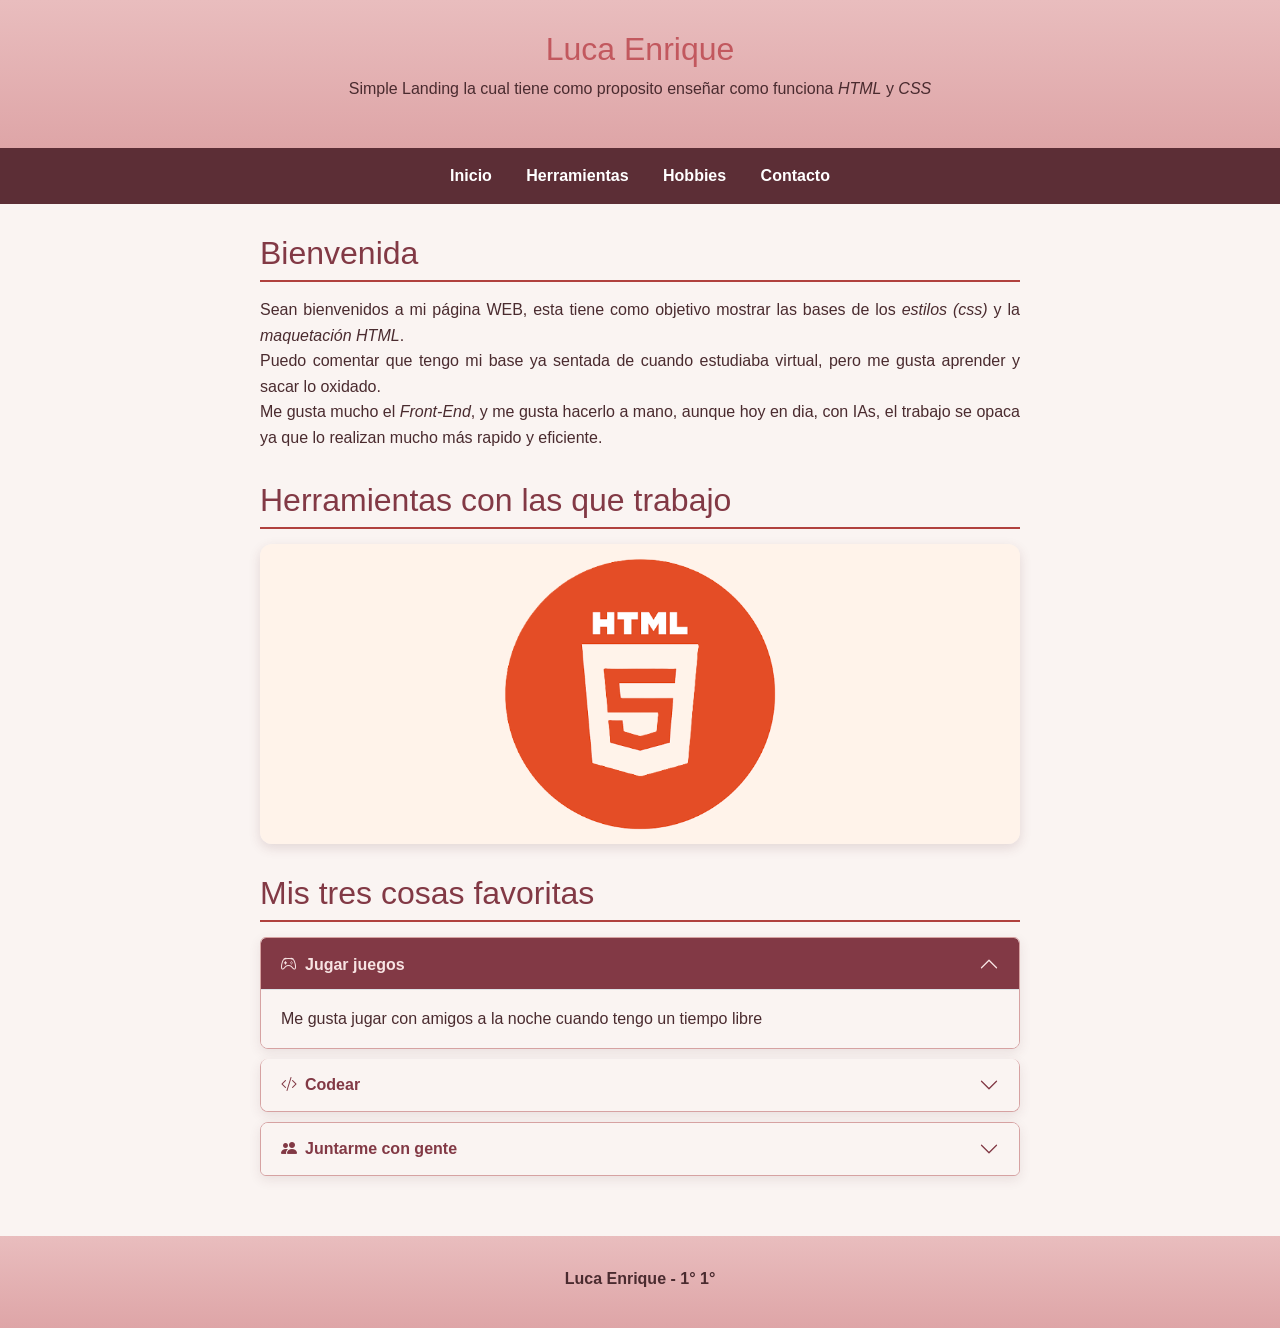
<file: Fundamentos Web/Maquetación Web/actividad_base_alumno.html>
<!DOCTYPE html>
<html lang="es-AR">
<head>
  <meta charset="UTF-8">
  <meta name="viewport" content="width=device-width, initial-scale=1.0">
  <title>Luca Enrique - LANDING</title>
  <link rel="stylesheet" href="https://cdn.jsdelivr.net/npm/bootstrap-icons@1.11.3/font/bootstrap-icons.min.css">
  <link rel="stylesheet" href="https://cdn.jsdelivr.net/npm/bootstrap@5.3.3/dist/css/bootstrap.min.css">
  <style>
    /* ============================================================
       HOJA DE ESTILOS — Acá van tus modificaciones
       Buscá los comentarios que dicen "COMPLETAR" y "TU TURNO"
       ============================================================ */

    /* --- Estilos generales (ya resueltos, no hace falta tocar) --- */
    * { margin: 0; padding: 0; box-sizing: border-box; }
    body {
      font-family: Arial, sans-serif;
      line-height: 1.6;
      color: #4A2B2F;
      background-color: #FAF4F2;
    }

    /* --- CABECERA (header) --- */
    header {
      background: linear-gradient(180deg, #E9BDBE, #DEA5A7);
      color: white;
      padding: 30px 20px;
      text-align: center;
    }

    header h1 {
      font-size: 32px;
      color: #C2585E;
    }

    header p {
      color: #4A2B2F;
    }

    /* --- MENÚ DE NAVEGACIÓN --- */
    /* Este bloque da estilo al menú de navegación. */
    nav {
      background-color: #5C2E36;
      padding: 15px;
      text-align: center;
    }

    nav a {
      color: white;
      text-decoration: none;
      margin: 0 15px;
      font-weight: bold;
      transition: color 0.3s ease-in-out;
    }
    /* HOVER cambia el color del enlace cuando paso el mouse por encima. */
    nav a:hover {
      color: #F0C7C7;
    }

    /* --- CONTENIDO PRINCIPAL --- */
    main {
      padding: 30px 20px;
      max-width: 800px;
      margin: 0 auto;   /* esto centra el contenido */
    }
    section {
      margin-bottom: 30px;
    }

    #inicio p {
      text-align: justify;
    }

    /* --- CARRUSEL --- */
    .carousel {
      margin-bottom: 30px;
      border-radius: 12px;
      overflow: hidden;
      box-shadow: 0 4px 12px rgba(92, 46, 54, 0.15);
    }

    .carousel-item img {
      height: 300px;
      object-fit: contain;
      background-color: transparent;
    }

    .carousel-item:nth-child(1) img { background-color: #FFF3EA; }
    .carousel-item:nth-child(2) img { background-color: #EAF2FB; }
    .carousel-item:nth-child(3) img { background-color: #E4D3F6; }

    main section > h2 {
      color: #823945;
      border-bottom: 2px solid #B0413E;
      padding-bottom: 8px;
      margin-bottom: 15px;
    }

    /* --- ACCORDION --- */
    .accordion {
      --bs-accordion-btn-icon: url("data:image/svg+xml,%3csvg xmlns='http://www.w3.org/2000/svg' viewBox='0 0 16 16' fill='%23823945'%3e%3cpath fill-rule='evenodd' d='M1.646 4.646a.5.5 0 0 1 .708 0L8 10.293l5.646-5.647a.5.5 0 0 1 .708.708l-6 6a.5.5 0 0 1-.708 0l-6-6a.5.5 0 0 1 0-.708z'/%3e%3c/svg%3e");
      --bs-accordion-btn-active-icon: url("data:image/svg+xml,%3csvg xmlns='http://www.w3.org/2000/svg' viewBox='0 0 16 16' fill='%23F7E3E3'%3e%3cpath fill-rule='evenodd' d='M1.646 4.646a.5.5 0 0 1 .708 0L8 10.293l5.646-5.647a.5.5 0 0 1 .708.708l-6 6a.5.5 0 0 1-.708 0l-6-6a.5.5 0 0 1 0-.708z'/%3e%3c/svg%3e");
    }

    .accordion-item,
    .accordion-item:first-of-type,
    .accordion-item:last-of-type {
      border: 1px solid #D6A2A2;
    }

    .accordion-item {
      margin-bottom: 10px;
      border-radius: 8px;
      overflow: hidden;
      box-shadow: 0 4px 12px rgba(92, 46, 54, 0.10);
    }

    .accordion-item:last-child {
      margin-bottom: 0;
    }

    .accordion-header {
      margin-bottom: 0;
      padding-bottom: 0;
      border-bottom: 0;
      background-color: transparent;
    }

    .accordion-button {
      color: #823945;
      background-color: #FAF4F2;
      font-weight: bold;
    }
    .accordion-button:not(.collapsed) {
      color: #F7E3E3;
      background-color: #823945;
    }
    .accordion-button:focus {
      box-shadow: 0 0 0 3px rgba(194, 88, 94, 0.35);
    }
    .accordion-body {
      background-color: #FAF4F2;
      color: #4A2B2F;
    }

    /* --- PIE DE PÁGINA (footer) --- */
    footer {
      background: linear-gradient(180deg, #E9BDBE, #DEA5A7);
      color: white;
      text-align: center;
      padding-top: 30px;    /* Le doy un espacio solo arriba */
      padding-bottom: 20px;
    }

    footer p {
      color: #4A2B2F;
    }

    /* RESPONSIVE: max-width y width permiten que el contenido se adapte a ventanas pequeñas. */
  </style>
</head>
<body>

  <!-- ============================================================
       ESTRUCTURA HTML — Acá va el contenido de tu página
       ============================================================ -->

  <header>
    <h1>Luca Enrique</h1>
    <p>Simple Landing la cual tiene como proposito enseñar como funciona <em>HTML</em> y <em>CSS</em></p>
  </header>

  <nav>
    <a href="#inicio">Inicio</a>
    <a href="#herramientas">Herramientas</a>
    <a href="#sobre">Hobbies</a>
    <a href="#contacto">Contacto</a>
  </nav>

  <!-- main contiene el contenido principal y lo centra con CSS. -->
  <main>
    <section id="inicio">
      <h2>Bienvenida</h2>
      <p>Sean bienvenidos a mi página WEB, esta tiene como objetivo mostrar las bases de los <em>estilos (css)</em> y la <em>maquetación HTML</em>.<br>
        Puedo comentar que tengo mi base ya sentada de cuando estudiaba virtual, pero me gusta aprender y sacar lo oxidado.<br>
        Me gusta mucho el <em>Front-End</em>, y me gusta hacerlo a mano, aunque hoy en dia, con IAs, el trabajo se opaca ya que lo realizan mucho más rapido y eficiente.
      </p>
    </section>

    <!-- Esta sección agrega contenido propio: un carrusel de herramientas. -->
    <section id="herramientas">
      <h2>Herramientas con las que trabajo</h2>
    <div id="carouselExampleSlidesOnly" class="carousel slide" data-bs-ride="carousel">
      <div class="carousel-inner">
        <div class="carousel-item active">
          <img src="img/html.png" class="d-block w-100" alt="HTML">
        </div>
        <div class="carousel-item">
          <img src="img/css.png" class="d-block w-100" alt="CSS">
        </div>
        <div class="carousel-item">
          <img src="img/bootstrap.png" class="d-block w-100" alt="Bootstrap">
        </div>
      </div>
    </div>
    </section>

    <!-- Esta sección contiene las tres cosas favoritas mediante un acordeón. -->
    <section id="sobre">
      <h2>Mis tres cosas favoritas</h2>
      <div class="accordion" id="accordionSobre">
        <div class="accordion-item">
          <h2 class="accordion-header">
            <button class="accordion-button" type="button" data-bs-toggle="collapse" data-bs-target="#collapseJugar" aria-expanded="true" aria-controls="collapseJugar">
              <i class="bi bi-controller me-2"></i> Jugar juegos
            </button>
          </h2>
          <div id="collapseJugar" class="accordion-collapse collapse show" data-bs-parent="#accordionSobre">
            <div class="accordion-body">Me gusta jugar con amigos a la noche cuando tengo un tiempo libre</div>
          </div>
        </div>

        <div class="accordion-item">
          <h2 class="accordion-header">
            <button class="accordion-button collapsed" type="button" data-bs-toggle="collapse" data-bs-target="#collapseCodear" aria-expanded="false" aria-controls="collapseCodear">
              <i class="bi bi-code-slash me-2"></i> Codear
            </button>
          </h2>
          <div id="collapseCodear" class="accordion-collapse collapse" data-bs-parent="#accordionSobre">
            <div class="accordion-body">En mi tiempo libre me la paso estudiando formas de resolver problemas, y cuando se me ocurre algo creo un proyecto</div>
          </div>
        </div>

        <div class="accordion-item">
          <h2 class="accordion-header">
            <button class="accordion-button collapsed" type="button" data-bs-toggle="collapse" data-bs-target="#collapseGente" aria-expanded="false" aria-controls="collapseGente">
              <i class="bi bi-people-fill me-2"></i> Juntarme con gente
            </button>
          </h2>
          <div id="collapseGente" class="accordion-collapse collapse" data-bs-parent="#accordionSobre">
            <div class="accordion-body">Me gusta mucho pasar tiempo con personas cercanas a mi, como mi novia, mi mejor amigo, mis amigos y mi familia</div>
          </div>
        </div>
      </div>
    </section>

  </main>

  <!-- El footer agrega el pie de página con nombre y curso. -->
  <footer id="contacto">
    <p><strong>Luca Enrique - 1° 1°</strong></p>
  </footer>

  <script src="https://cdn.jsdelivr.net/npm/bootstrap@5.3.3/dist/js/bootstrap.bundle.min.js"></script>
</body>
</html>
</file>
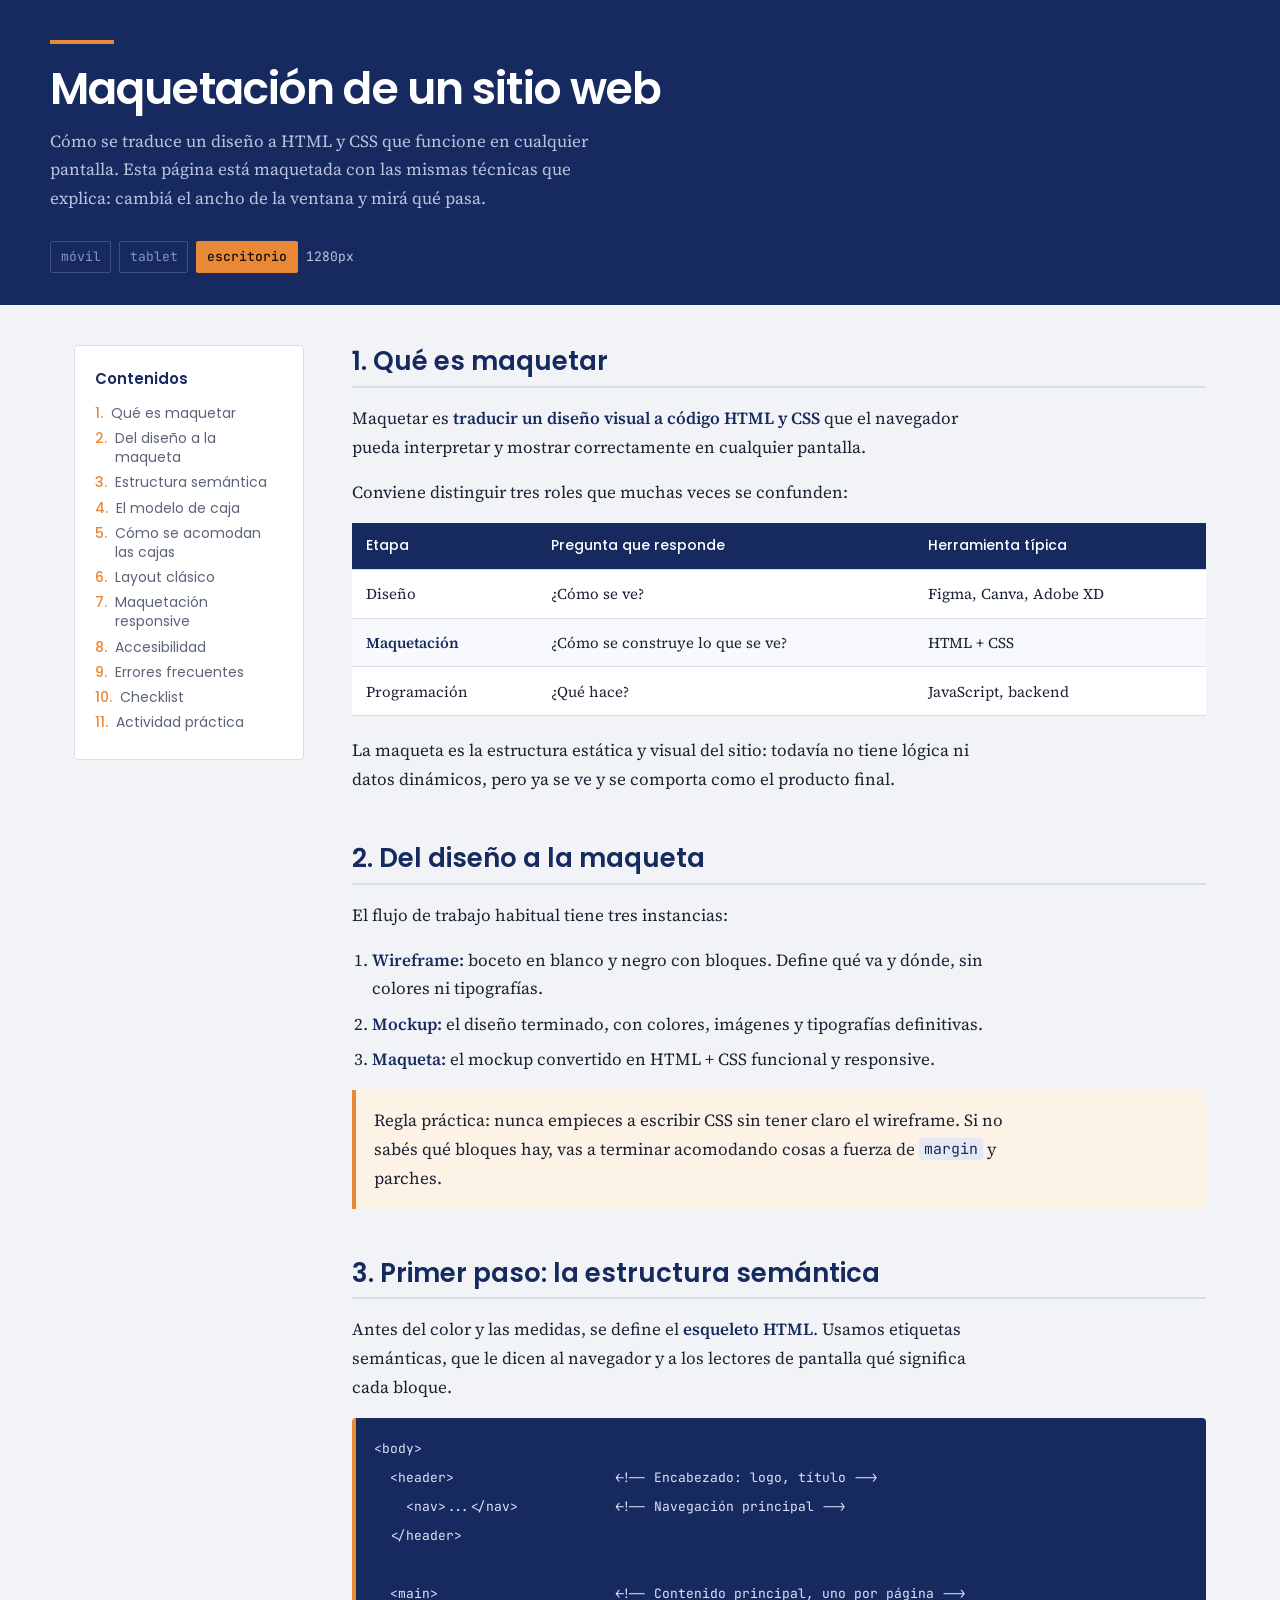
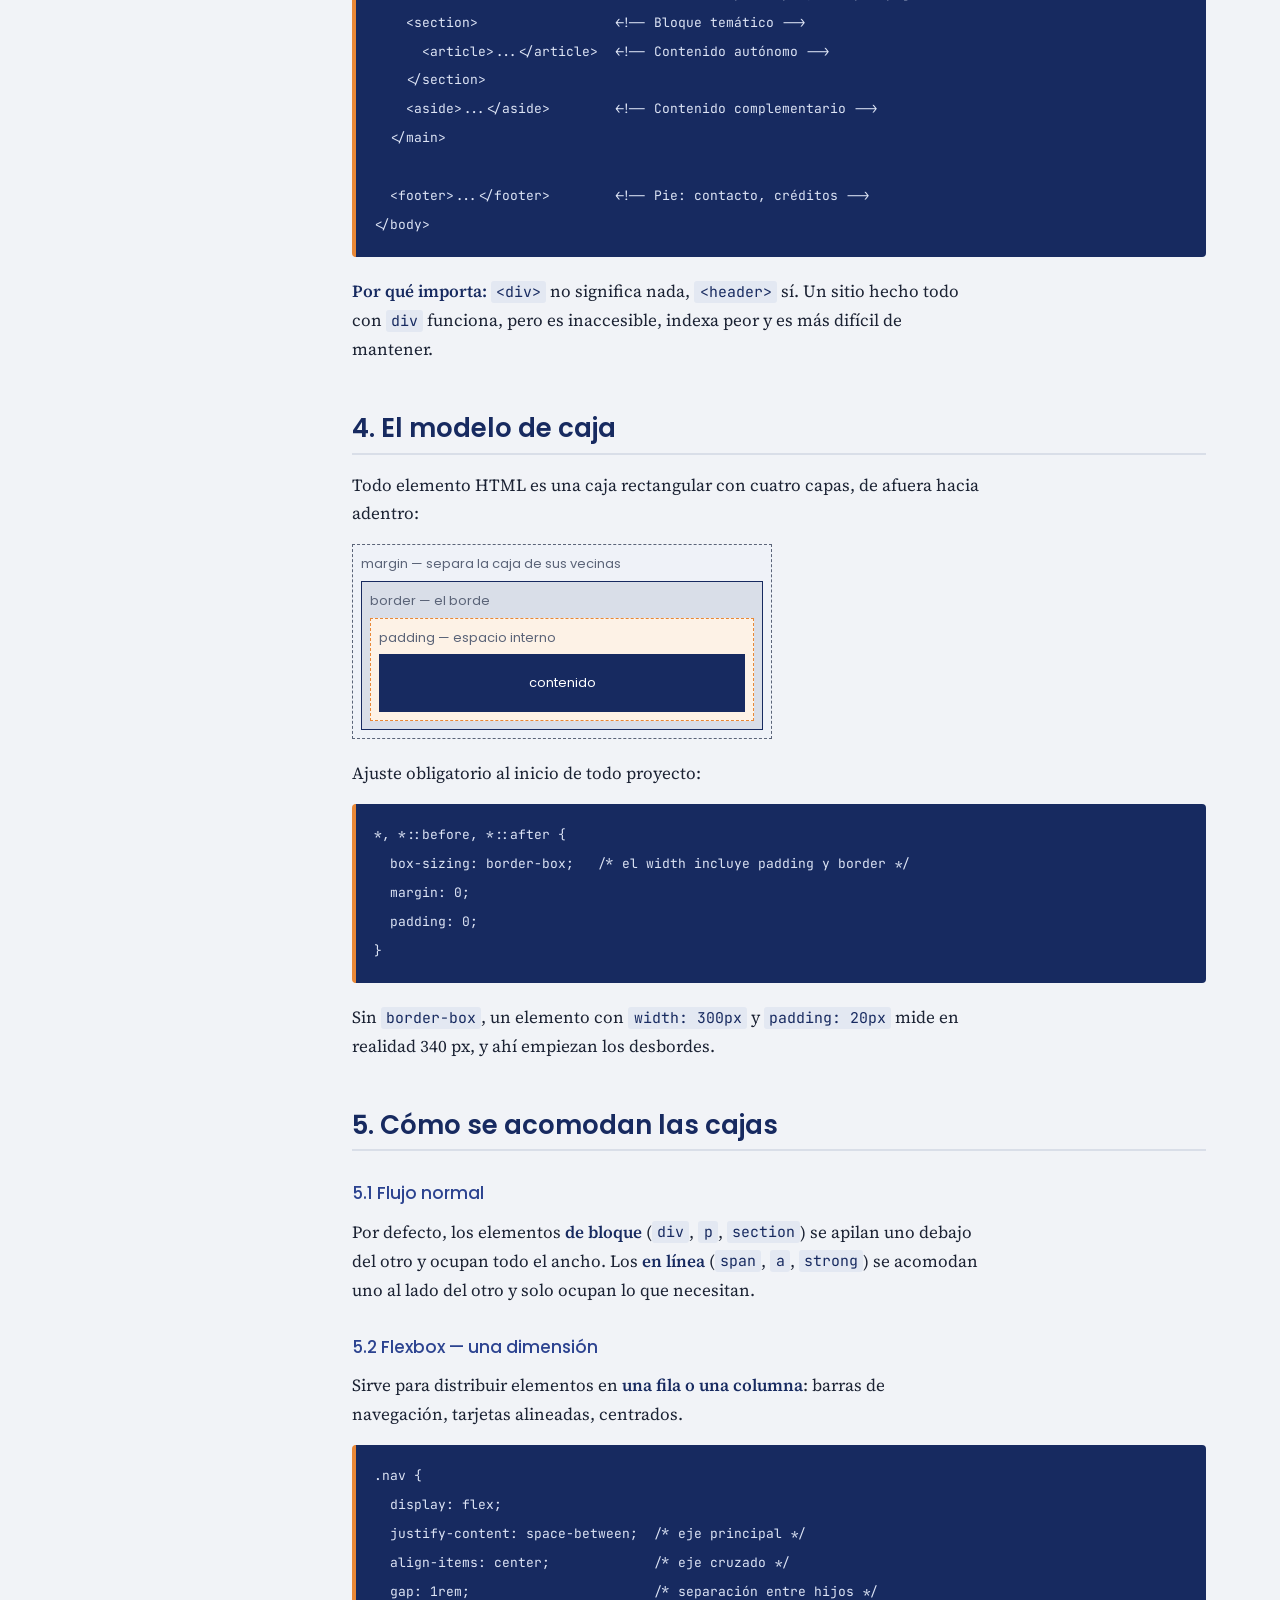
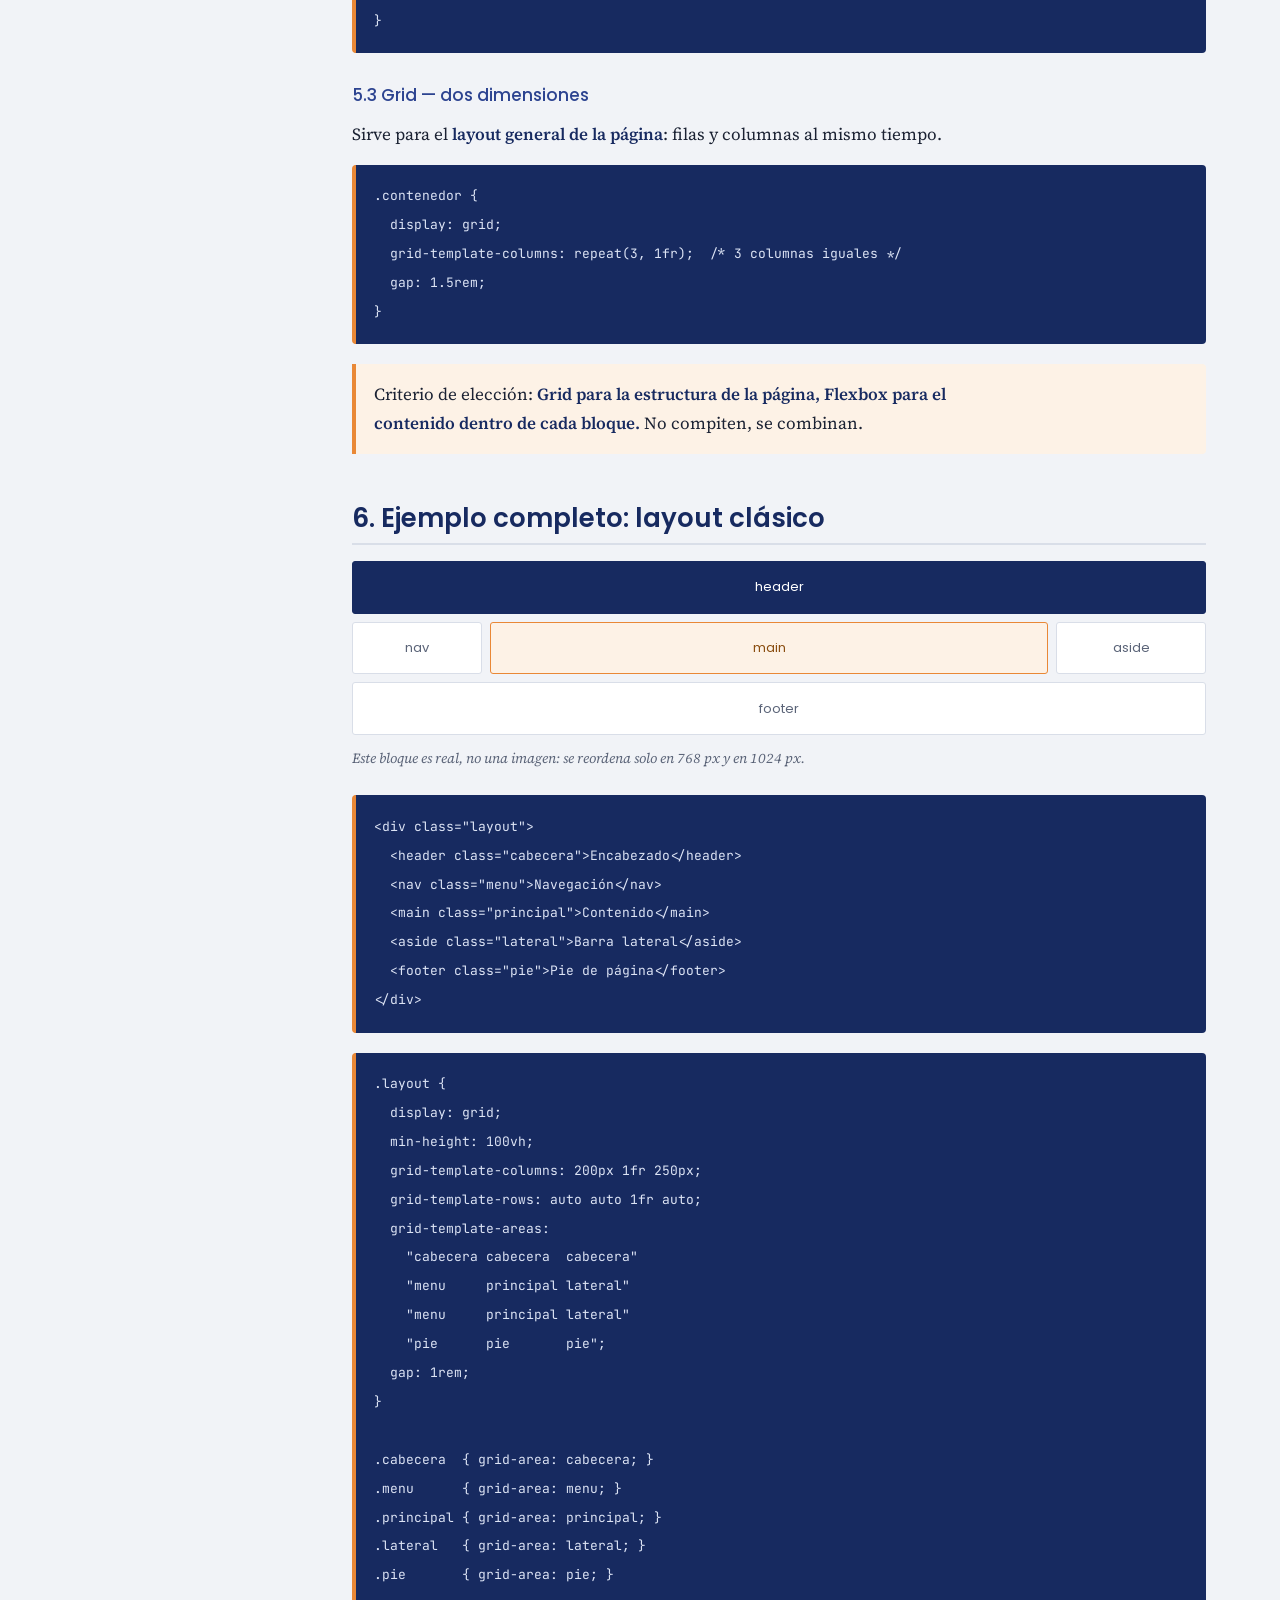
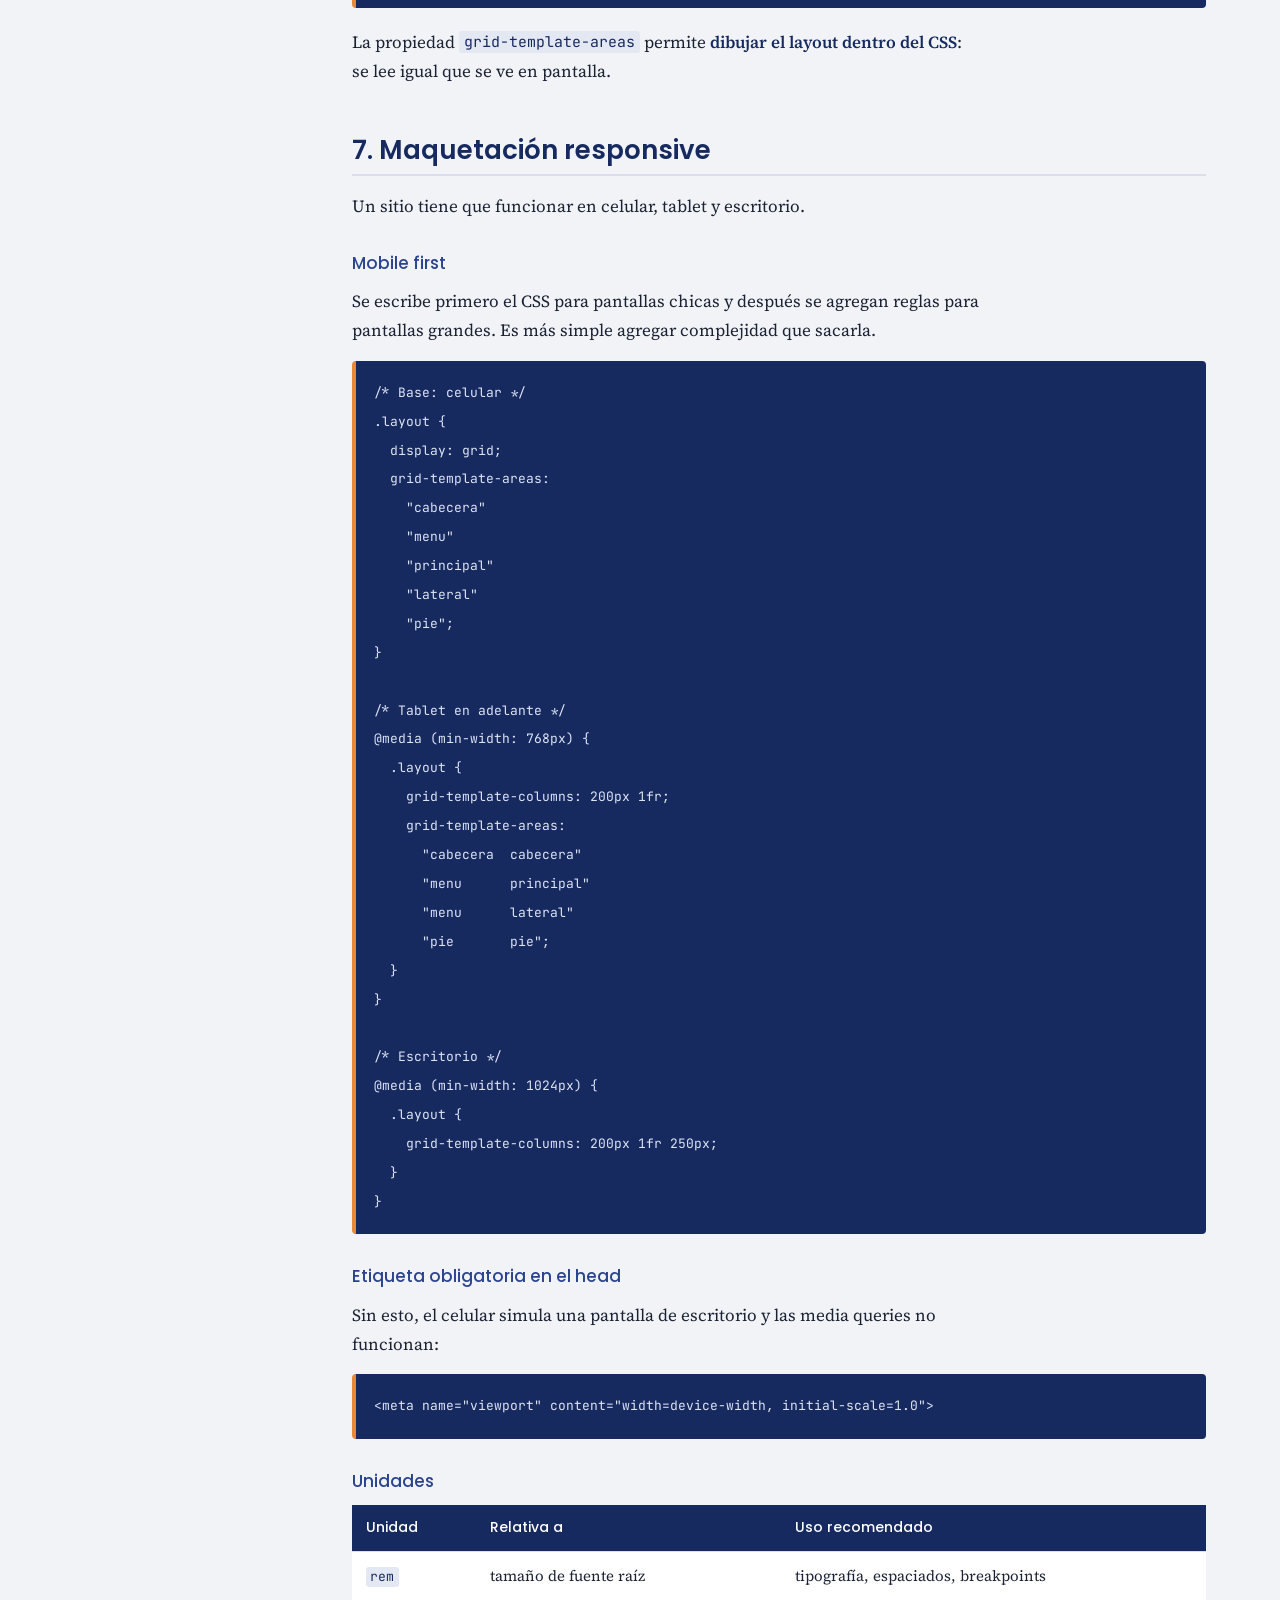
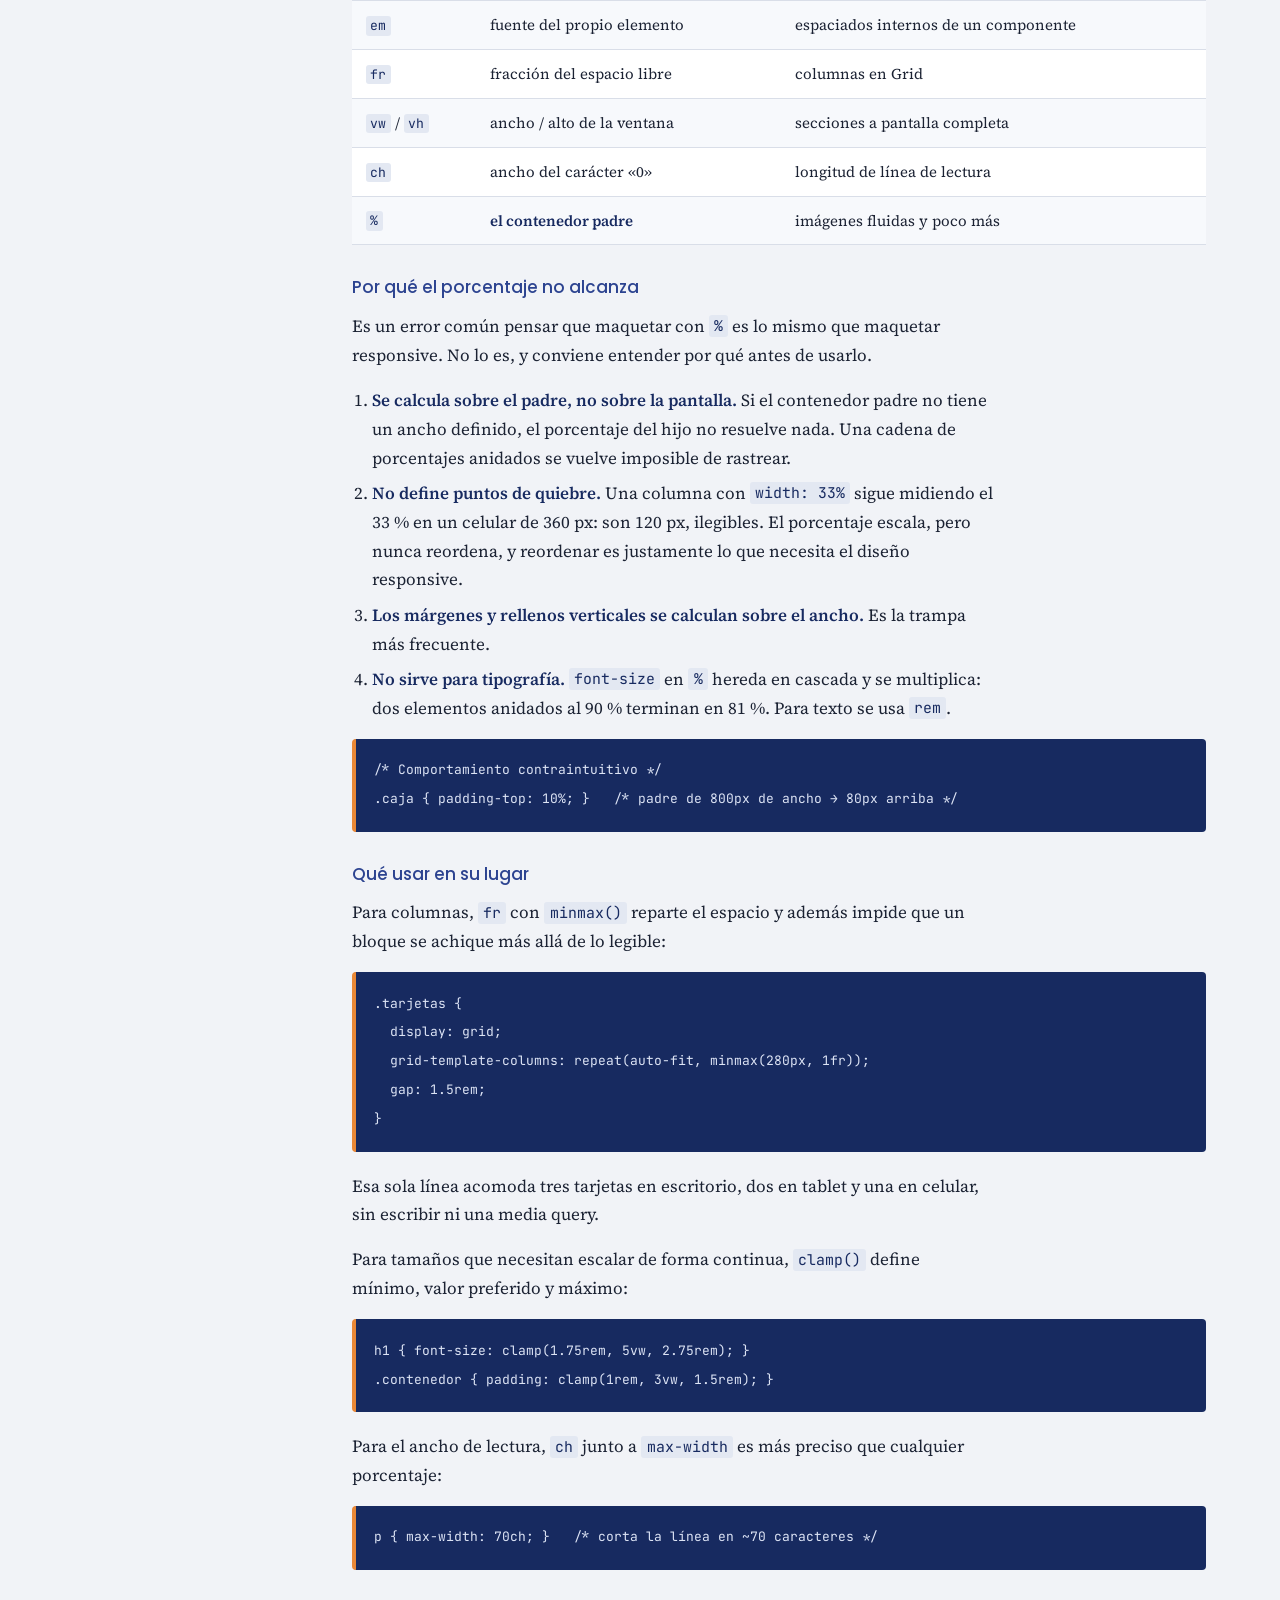
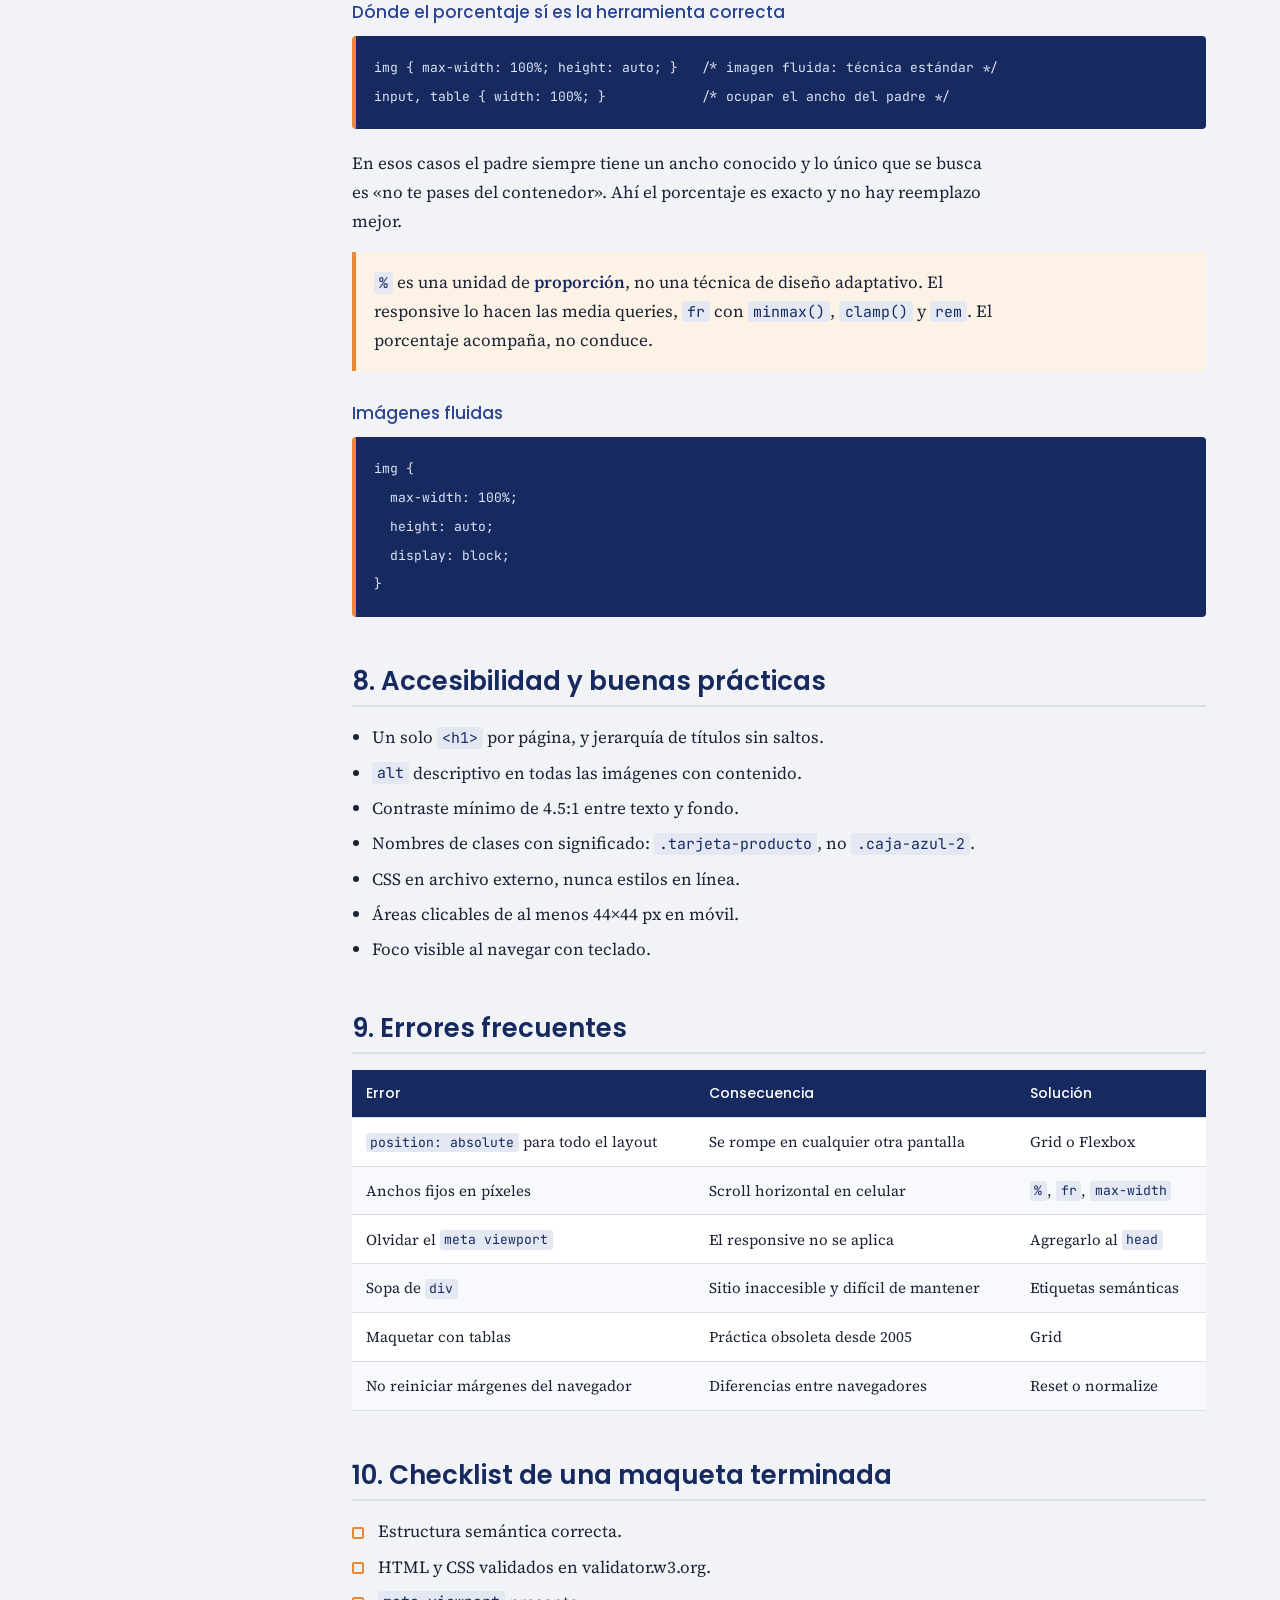
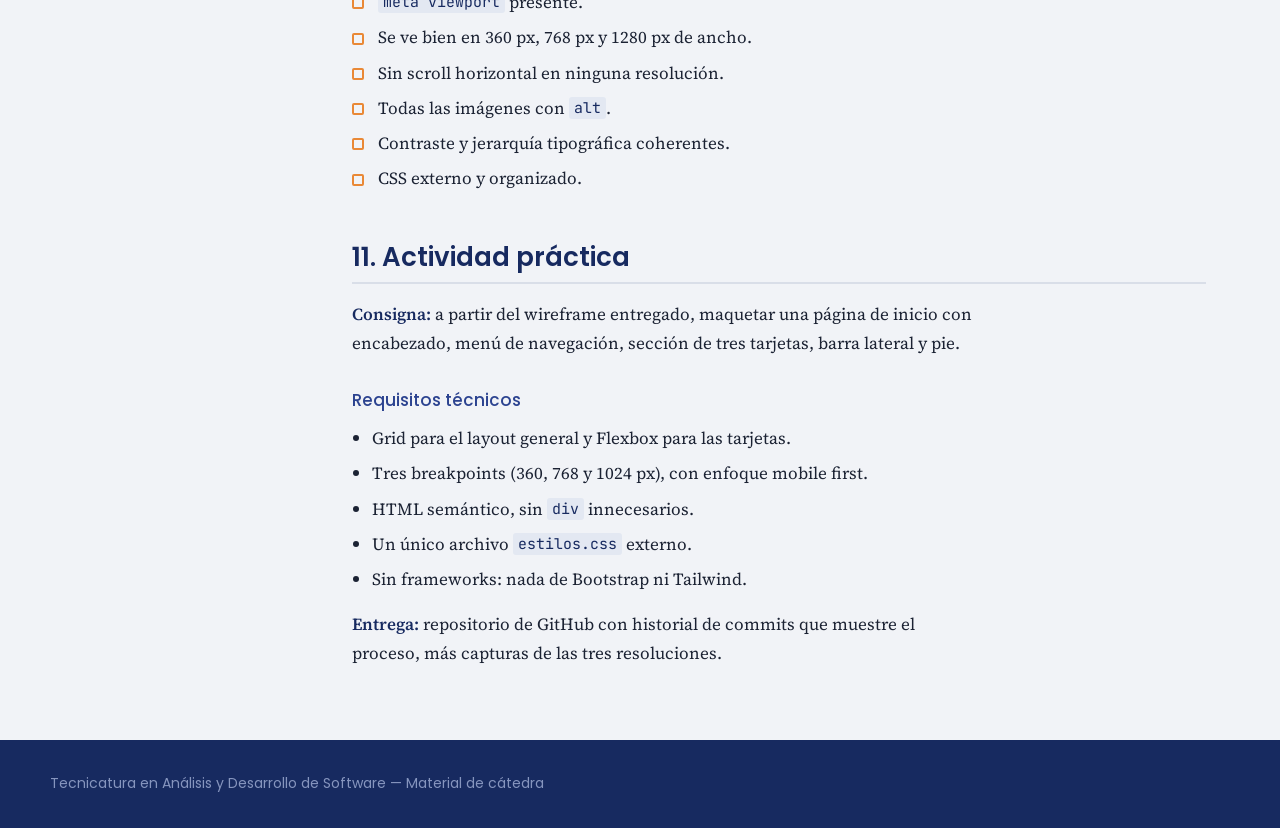
<file: Fundamentos Web/Maquetación Web/maquetacion_web.html>
<!DOCTYPE html>
<html lang="es-AR">
<head>
<meta charset="UTF-8">
<meta name="viewport" content="width=device-width, initial-scale=1.0">
<title>Maquetación de un sitio web — Apunte</title>
<link rel="preconnect" href="https://fonts.googleapis.com">
<link rel="preconnect" href="https://fonts.gstatic.com" crossorigin>
<link href="https://fonts.googleapis.com/css2?family=Poppins:wght@400;500;600&family=Source+Serif+4:opsz,wght@8..60,400;8..60,600&family=JetBrains+Mono:wght@400;500&display=swap" rel="stylesheet">
<style>
  *, *::before, *::after { box-sizing: border-box; margin: 0; padding: 0; }

  :root {
    --navy: #172A60;
    --navy-claro: #2C4390;
    --naranja: #E98836;
    --papel: #F1F3F7;
    --blanco: #FFFFFF;
    --tinta: #1B2233;
    --tenue: #5B6478;
    --linea: #D9DEE8;
    --paso: clamp(1rem, 3vw, 1.5rem);
  }

  html { scroll-behavior: smooth; }
  @media (prefers-reduced-motion: reduce) {
    html { scroll-behavior: auto; }
    * { transition: none !important; }
  }

  body {
    font-family: "Source Serif 4", Georgia, serif;
    font-size: 1.0625rem;
    line-height: 1.7;
    color: var(--tinta);
    background: var(--papel);
    -webkit-text-size-adjust: 100%;
  }

  /* ---------- Encabezado ---------- */
  .cabecera {
    background: var(--navy);
    color: var(--blanco);
    padding: 2.5rem var(--paso) 2rem;
  }
  .cabecera .interior { max-width: 1180px; margin: 0 auto; }
  .cabecera h1 {
    font-family: Poppins, system-ui, sans-serif;
    font-weight: 600;
    font-size: clamp(1.75rem, 5vw, 2.75rem);
    line-height: 1.15;
    letter-spacing: -0.02em;
  }
  .cabecera p {
    margin-top: 0.75rem;
    color: #B9C3DE;
    max-width: 60ch;
  }
  .regla { height: 4px; width: 64px; background: var(--naranja); margin-bottom: 1.25rem; }

  /* Indicador de breakpoint: la página se explica a sí misma */
  .medidor {
    margin-top: 1.75rem;
    display: flex;
    flex-wrap: wrap;
    align-items: center;
    gap: 0.5rem;
    font-family: "JetBrains Mono", monospace;
    font-size: 0.8125rem;
  }
  .medidor span {
    border: 1px solid #3D4F84;
    color: #8695BE;
    padding: 0.25rem 0.6rem;
    border-radius: 2px;
  }
  .medidor span.activo {
    background: var(--naranja);
    border-color: var(--naranja);
    color: #1A1206;
    font-weight: 500;
  }
  .medidor .ancho { border: 0; color: #B9C3DE; padding-left: 0; }

  /* ---------- Layout general ---------- */
  .layout {
    max-width: 1180px;
    margin: 0 auto;
    padding: var(--paso);
    display: grid;
    gap: 2rem;
    grid-template-areas:
      "indice"
      "contenido";
  }
  .indice { grid-area: indice; }
  .contenido { grid-area: contenido; min-width: 0; }

  @media (min-width: 900px) {
    .layout {
      grid-template-columns: 230px minmax(0, 1fr);
      grid-template-areas: "indice contenido";
      gap: 3rem;
      padding-top: 2.5rem;
    }
    .indice { position: sticky; top: 1.5rem; align-self: start; max-height: calc(100vh - 3rem); overflow-y: auto; }
  }

  /* ---------- Índice ---------- */
  .indice nav {
    background: var(--blanco);
    border: 1px solid var(--linea);
    border-radius: 4px;
    padding: 1.25rem;
  }
  .indice h2 {
    font-family: Poppins, sans-serif;
    font-size: 0.9375rem;
    font-weight: 600;
    color: var(--navy);
    margin-bottom: 0.75rem;
  }
  .indice ol { list-style: none; counter-reset: item; font-family: Poppins, sans-serif; font-size: 0.875rem; }
  .indice li { counter-increment: item; margin-bottom: 0.4rem; }
  .indice a {
    color: var(--tenue);
    text-decoration: none;
    display: flex;
    gap: 0.5rem;
    line-height: 1.35;
  }
  .indice a::before { content: counter(item) "."; color: var(--naranja); font-weight: 500; }
  .indice a:hover, .indice a:focus-visible { color: var(--navy); }

  /* ---------- Contenido ---------- */
  section { margin-bottom: 3rem; scroll-margin-top: 1.5rem; }
  section h2 {
    font-family: Poppins, sans-serif;
    font-weight: 600;
    font-size: clamp(1.25rem, 3.5vw, 1.625rem);
    color: var(--navy);
    line-height: 1.25;
    margin-bottom: 1rem;
    padding-bottom: 0.5rem;
    border-bottom: 2px solid var(--linea);
  }
  section h3 {
    font-family: Poppins, sans-serif;
    font-weight: 500;
    font-size: 1.0625rem;
    color: var(--navy-claro);
    margin: 1.75rem 0 0.6rem;
  }
  p, ul, ol { max-width: 70ch; }
  p { margin-bottom: 1rem; }
  .contenido ul, .contenido ol { margin: 0 0 1rem 1.25rem; }
  .contenido li { margin-bottom: 0.4rem; }
  strong { font-weight: 600; color: var(--navy); }

  code {
    font-family: "JetBrains Mono", monospace;
    font-size: 0.875em;
    background: #E3E8F2;
    color: var(--navy);
    padding: 0.1em 0.35em;
    border-radius: 3px;
  }
  pre {
    background: var(--navy);
    color: #DDE4F5;
    padding: 1.1rem;
    border-radius: 4px;
    overflow-x: auto;
    margin-bottom: 1.25rem;
    border-left: 4px solid var(--naranja);
  }
  pre code {
    background: none;
    color: inherit;
    padding: 0;
    font-size: 0.8125rem;
    line-height: 1.6;
  }

  blockquote {
    border-left: 4px solid var(--naranja);
    background: #FDF2E6;
    padding: 1rem 1.1rem;
    margin-bottom: 1.25rem;
    border-radius: 0 4px 4px 0;
  }
  blockquote p:last-child { margin-bottom: 0; }

  .tabla-scroll { overflow-x: auto; margin-bottom: 1.25rem; -webkit-overflow-scrolling: touch; }
  table {
    border-collapse: collapse;
    width: 100%;
    min-width: 480px;
    font-size: 0.9375rem;
    background: var(--blanco);
  }
  th, td { padding: 0.7rem 0.85rem; text-align: left; border-bottom: 1px solid var(--linea); vertical-align: top; }
  th {
    font-family: Poppins, sans-serif;
    font-weight: 500;
    font-size: 0.875rem;
    background: var(--navy);
    color: var(--blanco);
  }
  tbody tr:nth-child(even) { background: #F7F9FC; }

  /* Demo en vivo del layout */
  .demo {
    display: grid;
    gap: 0.5rem;
    margin-bottom: 0.75rem;
    grid-template-areas: "d-cab" "d-menu" "d-main" "d-lat" "d-pie";
    font-family: Poppins, sans-serif;
    font-size: 0.8125rem;
  }
  .demo > div {
    background: var(--blanco);
    border: 1px solid var(--linea);
    border-radius: 3px;
    padding: 0.9rem 0.75rem;
    text-align: center;
    color: var(--tenue);
  }
  .d-cab  { grid-area: d-cab; background: var(--navy) !important; color: var(--blanco) !important; border-color: var(--navy) !important; }
  .d-menu { grid-area: d-menu; }
  .d-main { grid-area: d-main; background: #FDF2E6 !important; border-color: var(--naranja) !important; color: #8A4E10 !important; }
  .d-lat  { grid-area: d-lat; }
  .d-pie  { grid-area: d-pie; }

  @media (min-width: 768px) {
    .demo {
      grid-template-columns: 130px 1fr;
      grid-template-areas:
        "d-cab  d-cab"
        "d-menu d-main"
        "d-menu d-lat"
        "d-pie  d-pie";
    }
  }
  @media (min-width: 1024px) {
    .demo {
      grid-template-columns: 130px 1fr 150px;
      grid-template-areas:
        "d-cab  d-cab  d-cab"
        "d-menu d-main d-lat"
        "d-pie  d-pie  d-pie";
    }
  }
  .pie-demo { font-size: 0.875rem; color: var(--tenue); margin-bottom: 1.5rem; font-style: italic; }

  /* Diagrama del modelo de caja */
  .caja { max-width: 420px; margin-bottom: 1.25rem; font-family: Poppins, sans-serif; font-size: 0.8125rem; }
  .caja .nivel { border: 1px dashed var(--tenue); padding: 0.5rem; position: relative; }
  .caja .margen  { background: #EFF2F8; }
  .caja .borde   { background: #D9DEE8; border-style: solid; border-color: var(--navy); }
  .caja .relleno { background: #FDF2E6; border-color: var(--naranja); }
  .caja .nucleo  { background: var(--navy); color: var(--blanco); border: 0; padding: 1.1rem; text-align: center; }
  .caja .rotulo { display: block; color: var(--tenue); margin-bottom: 0.35rem; }

  .lista-check { list-style: none; margin-left: 0 !important; }
  .lista-check li { position: relative; padding-left: 1.6rem; }
  .lista-check li::before {
    content: "";
    position: absolute;
    left: 0; top: 0.55em;
    width: 12px; height: 12px;
    border: 2px solid var(--naranja);
    border-radius: 2px;
  }

  a { color: var(--navy-claro); }
  :focus-visible { outline: 3px solid var(--naranja); outline-offset: 2px; }

  .pie {
    background: var(--navy);
    color: #8695BE;
    padding: 2rem var(--paso);
    font-family: Poppins, sans-serif;
    font-size: 0.875rem;
  }
  .pie .interior { max-width: 1180px; margin: 0 auto; }
</style>
</head>
<body>

<header class="cabecera">
  <div class="interior">
    <div class="regla"></div>
    <h1>Maquetación de un sitio web</h1>
    <p>Cómo se traduce un diseño a HTML y CSS que funcione en cualquier pantalla. Esta página está maquetada con las mismas técnicas que explica: cambiá el ancho de la ventana y mirá qué pasa.</p>
    <div class="medidor" aria-live="polite">
      <span id="bp-movil">móvil</span>
      <span id="bp-tablet">tablet</span>
      <span id="bp-escritorio">escritorio</span>
      <span class="ancho" id="bp-ancho"></span>
    </div>
  </div>
</header>

<div class="layout">

  <aside class="indice">
    <nav aria-label="Contenidos">
      <h2>Contenidos</h2>
      <ol>
        <li><a href="#s1">Qué es maquetar</a></li>
        <li><a href="#s2">Del diseño a la maqueta</a></li>
        <li><a href="#s3">Estructura semántica</a></li>
        <li><a href="#s4">El modelo de caja</a></li>
        <li><a href="#s5">Cómo se acomodan las cajas</a></li>
        <li><a href="#s6">Layout clásico</a></li>
        <li><a href="#s7">Maquetación responsive</a></li>
        <li><a href="#s8">Accesibilidad</a></li>
        <li><a href="#s9">Errores frecuentes</a></li>
        <li><a href="#s10">Checklist</a></li>
        <li><a href="#s11">Actividad práctica</a></li>
      </ol>
    </nav>
  </aside>

  <main class="contenido">

    <section id="s1">
      <h2>1. Qué es maquetar</h2>
      <p>Maquetar es <strong>traducir un diseño visual a código HTML y CSS</strong> que el navegador pueda interpretar y mostrar correctamente en cualquier pantalla.</p>
      <p>Conviene distinguir tres roles que muchas veces se confunden:</p>
      <div class="tabla-scroll">
        <table>
          <thead><tr><th>Etapa</th><th>Pregunta que responde</th><th>Herramienta típica</th></tr></thead>
          <tbody>
            <tr><td>Diseño</td><td>¿Cómo se ve?</td><td>Figma, Canva, Adobe XD</td></tr>
            <tr><td><strong>Maquetación</strong></td><td>¿Cómo se construye lo que se ve?</td><td>HTML + CSS</td></tr>
            <tr><td>Programación</td><td>¿Qué hace?</td><td>JavaScript, backend</td></tr>
          </tbody>
        </table>
      </div>
      <p>La maqueta es la estructura estática y visual del sitio: todavía no tiene lógica ni datos dinámicos, pero ya se ve y se comporta como el producto final.</p>
    </section>

    <section id="s2">
      <h2>2. Del diseño a la maqueta</h2>
      <p>El flujo de trabajo habitual tiene tres instancias:</p>
      <ol>
        <li><strong>Wireframe:</strong> boceto en blanco y negro con bloques. Define qué va y dónde, sin colores ni tipografías.</li>
        <li><strong>Mockup:</strong> el diseño terminado, con colores, imágenes y tipografías definitivas.</li>
        <li><strong>Maqueta:</strong> el mockup convertido en HTML + CSS funcional y responsive.</li>
      </ol>
      <blockquote>
        <p>Regla práctica: nunca empieces a escribir CSS sin tener claro el wireframe. Si no sabés qué bloques hay, vas a terminar acomodando cosas a fuerza de <code>margin</code> y parches.</p>
      </blockquote>
    </section>

    <section id="s3">
      <h2>3. Primer paso: la estructura semántica</h2>
      <p>Antes del color y las medidas, se define el <strong>esqueleto HTML</strong>. Usamos etiquetas semánticas, que le dicen al navegador y a los lectores de pantalla qué significa cada bloque.</p>
<pre><code>&lt;body&gt;
  &lt;header&gt;                    &lt;!-- Encabezado: logo, título --&gt;
    &lt;nav&gt;...&lt;/nav&gt;            &lt;!-- Navegación principal --&gt;
  &lt;/header&gt;

  &lt;main&gt;                      &lt;!-- Contenido principal, uno por página --&gt;
    &lt;section&gt;                 &lt;!-- Bloque temático --&gt;
      &lt;article&gt;...&lt;/article&gt;  &lt;!-- Contenido autónomo --&gt;
    &lt;/section&gt;
    &lt;aside&gt;...&lt;/aside&gt;        &lt;!-- Contenido complementario --&gt;
  &lt;/main&gt;

  &lt;footer&gt;...&lt;/footer&gt;        &lt;!-- Pie: contacto, créditos --&gt;
&lt;/body&gt;</code></pre>
      <p><strong>Por qué importa:</strong> <code>&lt;div&gt;</code> no significa nada, <code>&lt;header&gt;</code> sí. Un sitio hecho todo con <code>div</code> funciona, pero es inaccesible, indexa peor y es más difícil de mantener.</p>
    </section>

    <section id="s4">
      <h2>4. El modelo de caja</h2>
      <p>Todo elemento HTML es una caja rectangular con cuatro capas, de afuera hacia adentro:</p>
      <div class="caja">
        <div class="nivel margen">
          <span class="rotulo">margin — separa la caja de sus vecinas</span>
          <div class="nivel borde">
            <span class="rotulo">border — el borde</span>
            <div class="nivel relleno">
              <span class="rotulo">padding — espacio interno</span>
              <div class="nucleo">contenido</div>
            </div>
          </div>
        </div>
      </div>
      <p>Ajuste obligatorio al inicio de todo proyecto:</p>
<pre><code>*, *::before, *::after {
  box-sizing: border-box;   /* el width incluye padding y border */
  margin: 0;
  padding: 0;
}</code></pre>
      <p>Sin <code>border-box</code>, un elemento con <code>width: 300px</code> y <code>padding: 20px</code> mide en realidad 340&nbsp;px, y ahí empiezan los desbordes.</p>
    </section>

    <section id="s5">
      <h2>5. Cómo se acomodan las cajas</h2>

      <h3>5.1 Flujo normal</h3>
      <p>Por defecto, los elementos <strong>de bloque</strong> (<code>div</code>, <code>p</code>, <code>section</code>) se apilan uno debajo del otro y ocupan todo el ancho. Los <strong>en línea</strong> (<code>span</code>, <code>a</code>, <code>strong</code>) se acomodan uno al lado del otro y solo ocupan lo que necesitan.</p>

      <h3>5.2 Flexbox — una dimensión</h3>
      <p>Sirve para distribuir elementos en <strong>una fila o una columna</strong>: barras de navegación, tarjetas alineadas, centrados.</p>
<pre><code>.nav {
  display: flex;
  justify-content: space-between;  /* eje principal */
  align-items: center;             /* eje cruzado */
  gap: 1rem;                       /* separación entre hijos */
}</code></pre>

      <h3>5.3 Grid — dos dimensiones</h3>
      <p>Sirve para el <strong>layout general de la página</strong>: filas y columnas al mismo tiempo.</p>
<pre><code>.contenedor {
  display: grid;
  grid-template-columns: repeat(3, 1fr);  /* 3 columnas iguales */
  gap: 1.5rem;
}</code></pre>
      <blockquote>
        <p>Criterio de elección: <strong>Grid para la estructura de la página, Flexbox para el contenido dentro de cada bloque.</strong> No compiten, se combinan.</p>
      </blockquote>
    </section>

    <section id="s6">
      <h2>6. Ejemplo completo: layout clásico</h2>
      <div class="demo">
        <div class="d-cab">header</div>
        <div class="d-menu">nav</div>
        <div class="d-main">main</div>
        <div class="d-lat">aside</div>
        <div class="d-pie">footer</div>
      </div>
      <p class="pie-demo">Este bloque es real, no una imagen: se reordena solo en 768&nbsp;px y en 1024&nbsp;px.</p>
<pre><code>&lt;div class="layout"&gt;
  &lt;header class="cabecera"&gt;Encabezado&lt;/header&gt;
  &lt;nav class="menu"&gt;Navegación&lt;/nav&gt;
  &lt;main class="principal"&gt;Contenido&lt;/main&gt;
  &lt;aside class="lateral"&gt;Barra lateral&lt;/aside&gt;
  &lt;footer class="pie"&gt;Pie de página&lt;/footer&gt;
&lt;/div&gt;</code></pre>
<pre><code>.layout {
  display: grid;
  min-height: 100vh;
  grid-template-columns: 200px 1fr 250px;
  grid-template-rows: auto auto 1fr auto;
  grid-template-areas:
    "cabecera cabecera  cabecera"
    "menu     principal lateral"
    "menu     principal lateral"
    "pie      pie       pie";
  gap: 1rem;
}

.cabecera  { grid-area: cabecera; }
.menu      { grid-area: menu; }
.principal { grid-area: principal; }
.lateral   { grid-area: lateral; }
.pie       { grid-area: pie; }</code></pre>
      <p>La propiedad <code>grid-template-areas</code> permite <strong>dibujar el layout dentro del CSS</strong>: se lee igual que se ve en pantalla.</p>
    </section>

    <section id="s7">
      <h2>7. Maquetación responsive</h2>
      <p>Un sitio tiene que funcionar en celular, tablet y escritorio.</p>

      <h3>Mobile first</h3>
      <p>Se escribe primero el CSS para pantallas chicas y después se agregan reglas para pantallas grandes. Es más simple agregar complejidad que sacarla.</p>
<pre><code>/* Base: celular */
.layout {
  display: grid;
  grid-template-areas:
    "cabecera"
    "menu"
    "principal"
    "lateral"
    "pie";
}

/* Tablet en adelante */
@media (min-width: 768px) {
  .layout {
    grid-template-columns: 200px 1fr;
    grid-template-areas:
      "cabecera  cabecera"
      "menu      principal"
      "menu      lateral"
      "pie       pie";
  }
}

/* Escritorio */
@media (min-width: 1024px) {
  .layout {
    grid-template-columns: 200px 1fr 250px;
  }
}</code></pre>

      <h3>Etiqueta obligatoria en el head</h3>
      <p>Sin esto, el celular simula una pantalla de escritorio y las media queries no funcionan:</p>
<pre><code>&lt;meta name="viewport" content="width=device-width, initial-scale=1.0"&gt;</code></pre>

      <h3>Unidades</h3>
      <div class="tabla-scroll">
        <table>
          <thead><tr><th>Unidad</th><th>Relativa a</th><th>Uso recomendado</th></tr></thead>
          <tbody>
            <tr><td><code>rem</code></td><td>tamaño de fuente raíz</td><td>tipografía, espaciados, breakpoints</td></tr>
            <tr><td><code>em</code></td><td>fuente del propio elemento</td><td>espaciados internos de un componente</td></tr>
            <tr><td><code>fr</code></td><td>fracción del espacio libre</td><td>columnas en Grid</td></tr>
            <tr><td><code>vw</code> / <code>vh</code></td><td>ancho / alto de la ventana</td><td>secciones a pantalla completa</td></tr>
            <tr><td><code>ch</code></td><td>ancho del carácter «0»</td><td>longitud de línea de lectura</td></tr>
            <tr><td><code>%</code></td><td><strong>el contenedor padre</strong></td><td>imágenes fluidas y poco más</td></tr>
          </tbody>
        </table>
      </div>

      <h3>Por qué el porcentaje no alcanza</h3>
      <p>Es un error común pensar que maquetar con <code>%</code> es lo mismo que maquetar responsive. No lo es, y conviene entender por qué antes de usarlo.</p>
      <ol>
        <li><strong>Se calcula sobre el padre, no sobre la pantalla.</strong> Si el contenedor padre no tiene un ancho definido, el porcentaje del hijo no resuelve nada. Una cadena de porcentajes anidados se vuelve imposible de rastrear.</li>
        <li><strong>No define puntos de quiebre.</strong> Una columna con <code>width: 33%</code> sigue midiendo el 33&nbsp;% en un celular de 360&nbsp;px: son 120&nbsp;px, ilegibles. El porcentaje escala, pero nunca reordena, y reordenar es justamente lo que necesita el diseño responsive.</li>
        <li><strong>Los márgenes y rellenos verticales se calculan sobre el ancho.</strong> Es la trampa más frecuente.</li>
        <li><strong>No sirve para tipografía.</strong> <code>font-size</code> en <code>%</code> hereda en cascada y se multiplica: dos elementos anidados al 90&nbsp;% terminan en 81&nbsp;%. Para texto se usa <code>rem</code>.</li>
      </ol>
<pre><code>/* Comportamiento contraintuitivo */
.caja { padding-top: 10%; }   /* padre de 800px de ancho → 80px arriba */</code></pre>

      <h3>Qué usar en su lugar</h3>
      <p>Para columnas, <code>fr</code> con <code>minmax()</code> reparte el espacio y además impide que un bloque se achique más allá de lo legible:</p>
<pre><code>.tarjetas {
  display: grid;
  grid-template-columns: repeat(auto-fit, minmax(280px, 1fr));
  gap: 1.5rem;
}</code></pre>
      <p>Esa sola línea acomoda tres tarjetas en escritorio, dos en tablet y una en celular, sin escribir ni una media query.</p>
      <p>Para tamaños que necesitan escalar de forma continua, <code>clamp()</code> define mínimo, valor preferido y máximo:</p>
<pre><code>h1 { font-size: clamp(1.75rem, 5vw, 2.75rem); }
.contenedor { padding: clamp(1rem, 3vw, 1.5rem); }</code></pre>
      <p>Para el ancho de lectura, <code>ch</code> junto a <code>max-width</code> es más preciso que cualquier porcentaje:</p>
<pre><code>p { max-width: 70ch; }   /* corta la línea en ~70 caracteres */</code></pre>

      <h3>Dónde el porcentaje sí es la herramienta correcta</h3>
<pre><code>img { max-width: 100%; height: auto; }   /* imagen fluida: técnica estándar */
input, table { width: 100%; }            /* ocupar el ancho del padre */</code></pre>
      <p>En esos casos el padre siempre tiene un ancho conocido y lo único que se busca es «no te pases del contenedor». Ahí el porcentaje es exacto y no hay reemplazo mejor.</p>
      <blockquote>
        <p><code>%</code> es una unidad de <strong>proporción</strong>, no una técnica de diseño adaptativo. El responsive lo hacen las media queries, <code>fr</code> con <code>minmax()</code>, <code>clamp()</code> y <code>rem</code>. El porcentaje acompaña, no conduce.</p>
      </blockquote>

      <h3>Imágenes fluidas</h3>
<pre><code>img {
  max-width: 100%;
  height: auto;
  display: block;
}</code></pre>
    </section>

    <section id="s8">
      <h2>8. Accesibilidad y buenas prácticas</h2>
      <ul>
        <li>Un solo <code>&lt;h1&gt;</code> por página, y jerarquía de títulos sin saltos.</li>
        <li><code>alt</code> descriptivo en todas las imágenes con contenido.</li>
        <li>Contraste mínimo de 4.5:1 entre texto y fondo.</li>
        <li>Nombres de clases con significado: <code>.tarjeta-producto</code>, no <code>.caja-azul-2</code>.</li>
        <li>CSS en archivo externo, nunca estilos en línea.</li>
        <li>Áreas clicables de al menos 44×44&nbsp;px en móvil.</li>
        <li>Foco visible al navegar con teclado.</li>
      </ul>
    </section>

    <section id="s9">
      <h2>9. Errores frecuentes</h2>
      <div class="tabla-scroll">
        <table>
          <thead><tr><th>Error</th><th>Consecuencia</th><th>Solución</th></tr></thead>
          <tbody>
            <tr><td><code>position: absolute</code> para todo el layout</td><td>Se rompe en cualquier otra pantalla</td><td>Grid o Flexbox</td></tr>
            <tr><td>Anchos fijos en píxeles</td><td>Scroll horizontal en celular</td><td><code>%</code>, <code>fr</code>, <code>max-width</code></td></tr>
            <tr><td>Olvidar el <code>meta viewport</code></td><td>El responsive no se aplica</td><td>Agregarlo al <code>head</code></td></tr>
            <tr><td>Sopa de <code>div</code></td><td>Sitio inaccesible y difícil de mantener</td><td>Etiquetas semánticas</td></tr>
            <tr><td>Maquetar con tablas</td><td>Práctica obsoleta desde 2005</td><td>Grid</td></tr>
            <tr><td>No reiniciar márgenes del navegador</td><td>Diferencias entre navegadores</td><td>Reset o normalize</td></tr>
          </tbody>
        </table>
      </div>
    </section>

    <section id="s10">
      <h2>10. Checklist de una maqueta terminada</h2>
      <ul class="lista-check">
        <li>Estructura semántica correcta.</li>
        <li>HTML y CSS validados en validator.w3.org.</li>
        <li><code>meta viewport</code> presente.</li>
        <li>Se ve bien en 360&nbsp;px, 768&nbsp;px y 1280&nbsp;px de ancho.</li>
        <li>Sin scroll horizontal en ninguna resolución.</li>
        <li>Todas las imágenes con <code>alt</code>.</li>
        <li>Contraste y jerarquía tipográfica coherentes.</li>
        <li>CSS externo y organizado.</li>
      </ul>
    </section>

    <section id="s11">
      <h2>11. Actividad práctica</h2>
      <p><strong>Consigna:</strong> a partir del wireframe entregado, maquetar una página de inicio con encabezado, menú de navegación, sección de tres tarjetas, barra lateral y pie.</p>
      <h3>Requisitos técnicos</h3>
      <ul>
        <li>Grid para el layout general y Flexbox para las tarjetas.</li>
        <li>Tres breakpoints (360, 768 y 1024&nbsp;px), con enfoque mobile first.</li>
        <li>HTML semántico, sin <code>div</code> innecesarios.</li>
        <li>Un único archivo <code>estilos.css</code> externo.</li>
        <li>Sin frameworks: nada de Bootstrap ni Tailwind.</li>
      </ul>
      <p><strong>Entrega:</strong> repositorio de GitHub con historial de commits que muestre el proceso, más capturas de las tres resoluciones.</p>
    </section>

  </main>
</div>

<footer class="pie">
  <div class="interior">
    Tecnicatura en Análisis y Desarrollo de Software — Material de cátedra
  </div>
</footer>

<script>
  (function () {
    var movil = document.getElementById('bp-movil');
    var tablet = document.getElementById('bp-tablet');
    var escritorio = document.getElementById('bp-escritorio');
    var ancho = document.getElementById('bp-ancho');

    function actualizar() {
      var w = window.innerWidth;
      movil.classList.toggle('activo', w < 768);
      tablet.classList.toggle('activo', w >= 768 && w < 1024);
      escritorio.classList.toggle('activo', w >= 1024);
      ancho.textContent = w + 'px';
    }

    actualizar();
    window.addEventListener('resize', actualizar);
  })();
</script>

</body>
</html>
</file>
